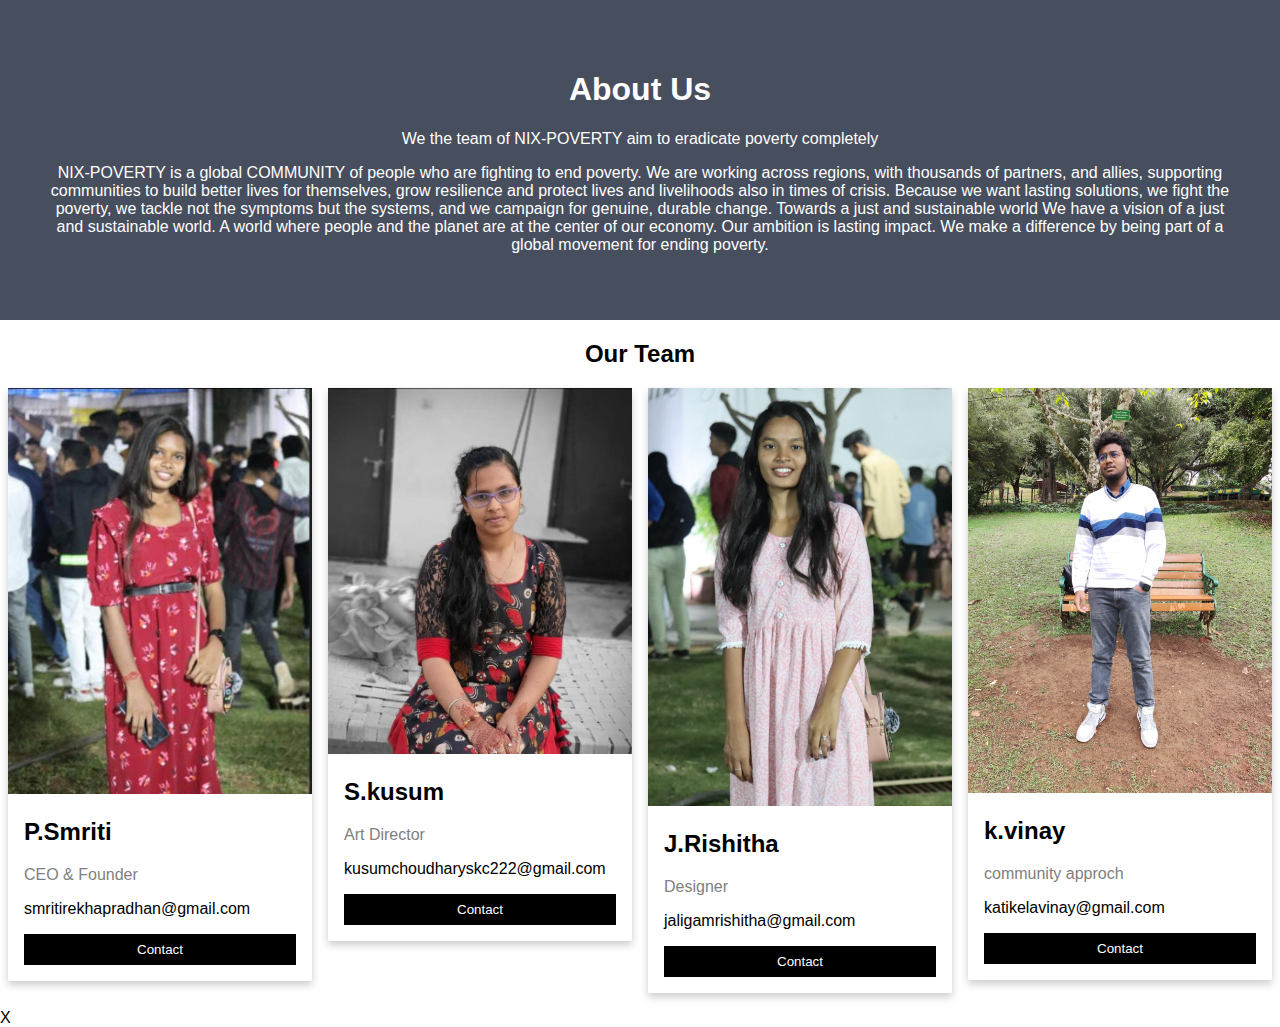
<file: about.html>
<!DOCTYPE html>
<html lang="en">
<head>
    <meta charset="UTF-8">
    <meta http-equiv="X-UA-Compatible" content="IE=edge">
    <meta name="viewport" content="width=device-width, initial-scale=1.0">
    <link rel="stylesheet" href="about.css">
    <title>Document</title>
</head>
<body>
    <div class="about-section">
        <h1>About Us</h1>
        <p>We the team of NIX-POVERTY aim to eradicate poverty completely</p>
        <p>NIX-POVERTY is a global COMMUNITY of people who are fighting to end poverty. We are working across regions, with thousands of partners, and allies, supporting communities to build better lives for themselves, grow resilience and protect lives and livelihoods also in times of crisis.

            Because we want lasting solutions, we fight the poverty, we tackle not the symptoms but the systems, and we campaign for genuine, durable change.
            
            Towards a just and sustainable world
            We have a vision of a just and sustainable world. A world where people and the planet are at the center of our economy. 
            
            Our ambition is lasting impact. We make a difference by being part of a global movement for ending poverty.</p>
      </div>
      
      <h2 style="text-align:center">Our Team</h2>
      <div class="row">
        <div class="column">
          <div class="card">
            <img src="myphoto.jpeg" alt="smriti" style="width:100%">
            <div class="container">
              <h2>P.Smriti</h2>
              <p class="title">CEO & Founder</p>
              <p></p>
              <p>smritirekhapradhan@gmail.com</p>
              <p><button class="button">Contact</button></p>
            </div>
          </div>
        </div>
      
        <div class="column">
          <div class="card">
            <img class="kus"src="kusum.jpeg" alt="kusum" style="width:100%">
            <div class="container">
              <h2>S.kusum</h2>
              <p class="title">Art Director</p>
              <p></p>
              <p>kusumchoudharyskc222@gmail.com</p>
              <p><button class="button">Contact</button></p>
            </div>
          </div>
        </div>
      
        <div class="column">
          <div class="card">
            <img src="rishita.jpeg" alt="rishitha" style="width:100%">
            <div class="container">
              <h2>J.Rishitha</h2>
              <p class="title">Designer</p>
              <p></p>
              <p>jaligamrishitha@gmail.com</p>
              <p><button class="button">Contact</button></p>
            </div>
          </div>
          </div>
        <div class="column">
            <div class="card">
              <img src="vinay.jpeg" alt="vinay" style="width:100%">
              <div class="container">
                <h2>k.vinay</h2>
                <p class="title">community approch</p>
                <p></p>
                <p>katikelavinay@gmail.com</p>
                <p><button class="button">Contact</button></p>
              </div>
            </div>
          </div>
      </div>
    </div>
</body>
</html>X
</file>
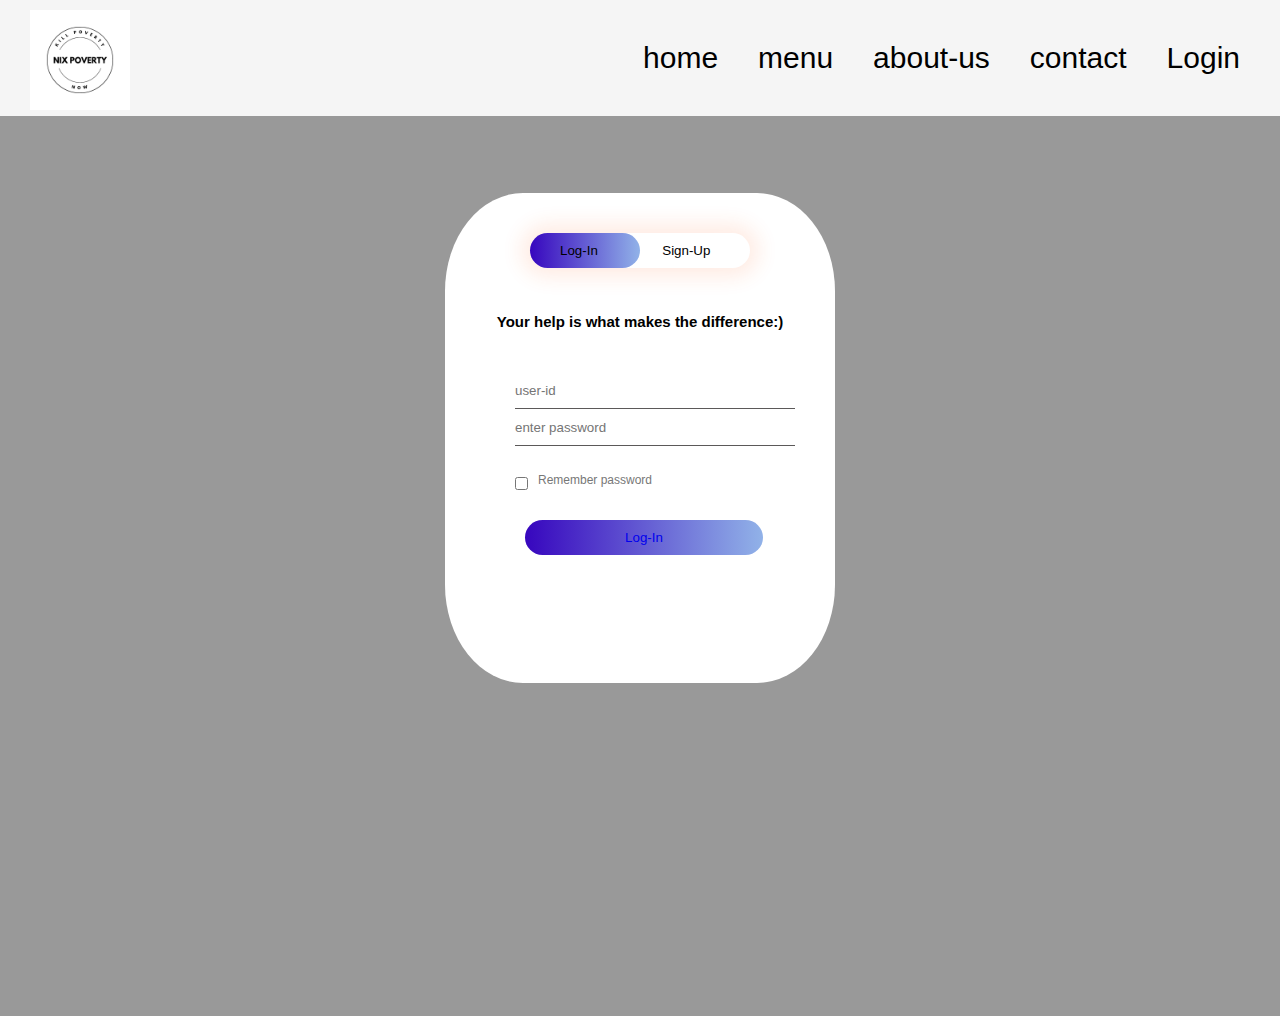
<file: login.html>
<!DOCTYPE html>
<html lang="en">
<head>
    <meta charset="UTF-8">
    <meta http-equiv="X-UA-Compatible" content="IE=edge">
    <meta name="viewport" content="width=device-width, initial-scale=1.0">
    <link rel="stylesheet" href="login.css">
    <title>login</title>
</head>
<body>
    <header class="header">
        <a href="#" class="logo">
            <img class="img" src="3.png">
        </a>
        <nav class="nav-items">
            <a href="home.html">home</a>
            <a href="menu.html">menu</a>
            <a href="about.html">about-us</a>
            <a href="contact.html">contact</a>
            <a href="login.html">Login</a>
        </nav>
      </header>
    <div class="hero">
        <div class="formbox">
            <div class="button_box">
                <div id="btn"></div>
                <button type="button" class="button" onclick="login()">Log-In </button>
                <button type="button" class="button" onclick="register()">Sign-Up</button>
            </div>
            <p class="quote">Your help is what makes the difference:)</p>
        
           <!-- <div class="social-icons">
                <img src="https://i0.wp.com/blog.whitneydawnmusic.com/wp-content/uploads/2017/09/insta-logo.png?resize=744%2C744&ssl=1" height="30px" width="30px">
                <img src="http://1000logos.net/wp-content/uploads/2017/06/Twitter-Logo.png" height="30px" width="30px">
                <img src="https://4.bp.blogspot.com/-K1IdqgDmrJU/W1tubjO-LrI/AAAAAAAABN4/kIB_xbkes2MMSxqXF7gBxuJSr4FDuufPwCLcBGAs/s1600/Google-logo-2015-G-icon.png" height="30px" width="30px">
    
            </div>-->
       <form id="login" class="input">
        <input type="text" class="a1" placeholder="user-id" required>
        <input type="text" class="a2" placeholder="enter password" required>
        <br>
        <input type="checkbox" class="check-box"><span>Remember password</span>
        <button type="submit" class="submit-btn"><a href="menu.html" style="text-decoration: none">Log-In</a></button>
       </form>
       <form  id="register"class="input">
        <input type="text" class="a3" placeholder="user-id" required>
        <input type="email" class="a4" placeholder="EMail-id" required>
        <input type="text" class="a5" placeholder="enter password" required>
        <br>
        <input type="checkbox" class="check-box"><span>I Agree to the terms & conditions</span>
        <button type="submit" class="submit-btn"  ><a href="menu.html" style="text-decoration: none">Sign-Up</a></button>
       </form>
    </div>
   
</div>
    
    <script>
        var x = document.getElementById("login");
        var y = document.getElementById("register");
        var z = document.getElementById("btn");
        function register()
        {
            x.style.left="-400px";
            y.style.left="50px";
            z.style.left="110px";

        }
        function login()
        {
            x.style.left="50px";
            y.style.left="450px";
            z.style.left="0px";

        }
    </script>
    
</body>
</html>
</file>
<file: about.css>
body {
    font-family: Arial, Helvetica, sans-serif;
    margin: 0;
  }
  
  html {
    box-sizing: border-box;
  }
  
  *, *:before, *:after {
    box-sizing: inherit;
  }
  
  .column {
    height: 40%;
    float: left;
    width: 25%;
    margin-bottom: 16px;
    padding: 0 8px;
  }
  
  .card {
    box-shadow: 0 4px 8px 0 rgba(0, 0, 0, 0.2);
    margin: 0px;
  }
  
  .about-section {
    padding: 50px;
    text-align: center;
    background-color: #474e5d;
    color: white;
  }
  
  .container {
    padding: 0 16px;
  }
  
  .container::after, .row::after {
    content: "";
    clear: both;
    display: table;
  }
  
  .title {
    color: grey;
  }
  
  .button {
    border: none;
    outline: 0;
    display: inline-block;
    padding: 8px;
    color: white;
    background-color: #000;
    text-align: center;
    cursor: pointer;
    width: 100%;
  }
  
  .button:hover {
    background-color: #555;
  }
  
  @media screen and (max-width: 650px) {
    .column {
      width: 100%;
      display: block;
    }
  }
</file>
<file: login.css>
*{
    margin: 0;
    padding: 0;
    font-family: sans-serif;
}
.hero{
    height: 100%;
    width: 100%;
    background-image: linear-gradient(rgba(0,0,0,0.4),rgba(0,0,0,0.4)),url(https://tse1.explicit.bing.net/th?id=OIP.q_3Kmgl6NoOFuPIkhRHxwwHaEK&pid=Api&P=0);
    background-position: center;
    background-size: cover;
    position: absolute;

}
.formbox{
    width: 380px;
    height: 480px;
    position: relative;
    margin: 6% auto;
    background: white;
    padding: 5px;
    overflow: hidden;
    border-radius: 20%;
}
.button_box{
    width: 220px;
    margin: 35px auto;
    position: relative;
    box-shadow: 0 0 20px 9px #ff61241f;
    border-radius:30px;
}
.button{
    padding: 10px 30px;
    cursor: pointer;
    background: transparent;
    border: 0;
    outline: none;
    position: relative;
}
#btn{
    top: 0;
    left: 0;
    position: absolute;
    width: 110px;
    height: 100%;
    background: linear-gradient(to right, #3706be ,#91b2e8);
    border-radius: 30px;
    transition: .5s;

}
.social-icons{
    margin: 30px auto;
    text-align: center;
}
.social-icons img{
    width: 30px;
    margin: 0 0 20px 0 #7f7f7f3d;
    cursor: pointer;
    border-radius: 50%;
}
.input{
    top: 180px;
    padding-left: 20px;
    position: absolute;
    width: 280px;
    transition: .5s;
}
.a1{
    width: 100%;
    padding: 10px 0;
    margin: .5px 0;
    border-top: 0;
    border-right: 0;
    border-bottom: 1px solid #5b5959;
    outline: none;
    border-left: 0;
    background: transparent;

}
.a2{
    width: 100%;
    padding: 10px 0;
    margin: .5px 0;
    border-top: 0;
    border-right: 0;
    border-bottom: 1px solid #5b5959;
    outline: none;
    background: transparent;
    border-left: 0;

}

.a3{
    width: 100%;
    padding: 10px 0;
    margin: .5px 0;
    border-top: 0;
    border-right: 0;
    border-bottom: 1px solid #5b5959;
    outline: none;
    background: transparent;
    border-left: 0;

}
.a4{
    width: 100%;
    padding: 10px 0;
    margin: .5px 0;
    border-top: 0;
    border-left: 0;
    border-right: 0;
    border-bottom: 1px solid #5b5959;
    outline: none;
    background: transparent;

}
.a5{
    width: 100%;
    border-left: 0;
    padding: 10px 0;
    margin: .5px 0;
    border-top: 0;
    border-right: 0;
    border-bottom: 1px solid #5b5959;
    outline: none;
    background: transparent;

}

.check-box{
    margin: 30px 10px 30px 0;

}
span{
    color:#777;
    font-size: 12px;
    bottom: 68px;
    position: absolute;
}


.submit-btn{
    color: white;
    width: 85%;
    padding: 10px 30px;
    cursor: pointer;
    display: block;
    margin-left: 10px;
    margin-right: 30px;
    background: linear-gradient(to right, #3706be ,#91b2e8);
    border: 0;
    outline: none;
    border-radius: 30px;
}
#login{
    left: 50px;

}
#register{
    left: 450px;
}
.header {
    display: flex;
    justify-content: space-between;
    align-items: center;
    background-color: #f5f5f5;
  }
  
  .header .logo {
    font-size: 25px;
    font-family: 'Sriracha', cursive;
    color: #000;
    text-decoration: none;
    margin-left: 30px;
  }
  .img{
      height: 100px;
      width: 100px;
      margin-top: 10px;
  }
  .nav-items {
      font-size: 30px;
    display: flex;
    justify-content: space-around;
    align-items: center;
    background-color: #f5f5f5;
    margin-right: 20px;
  }
  
  .nav-items a {
    text-decoration: none;
    color: #000;
    padding: 35px 20px;
  }
  .quote{
    padding-top: 10px;
    font-size: 15px;
    text-align: center;
    font-family: 'Lucida Sans', 'Lucida Sans Regular', 'Lucida Grande', 'Lucida Sans Unicode', Geneva, Verdana, sans-serif;
    font-weight: bolder;
  }
</file>
